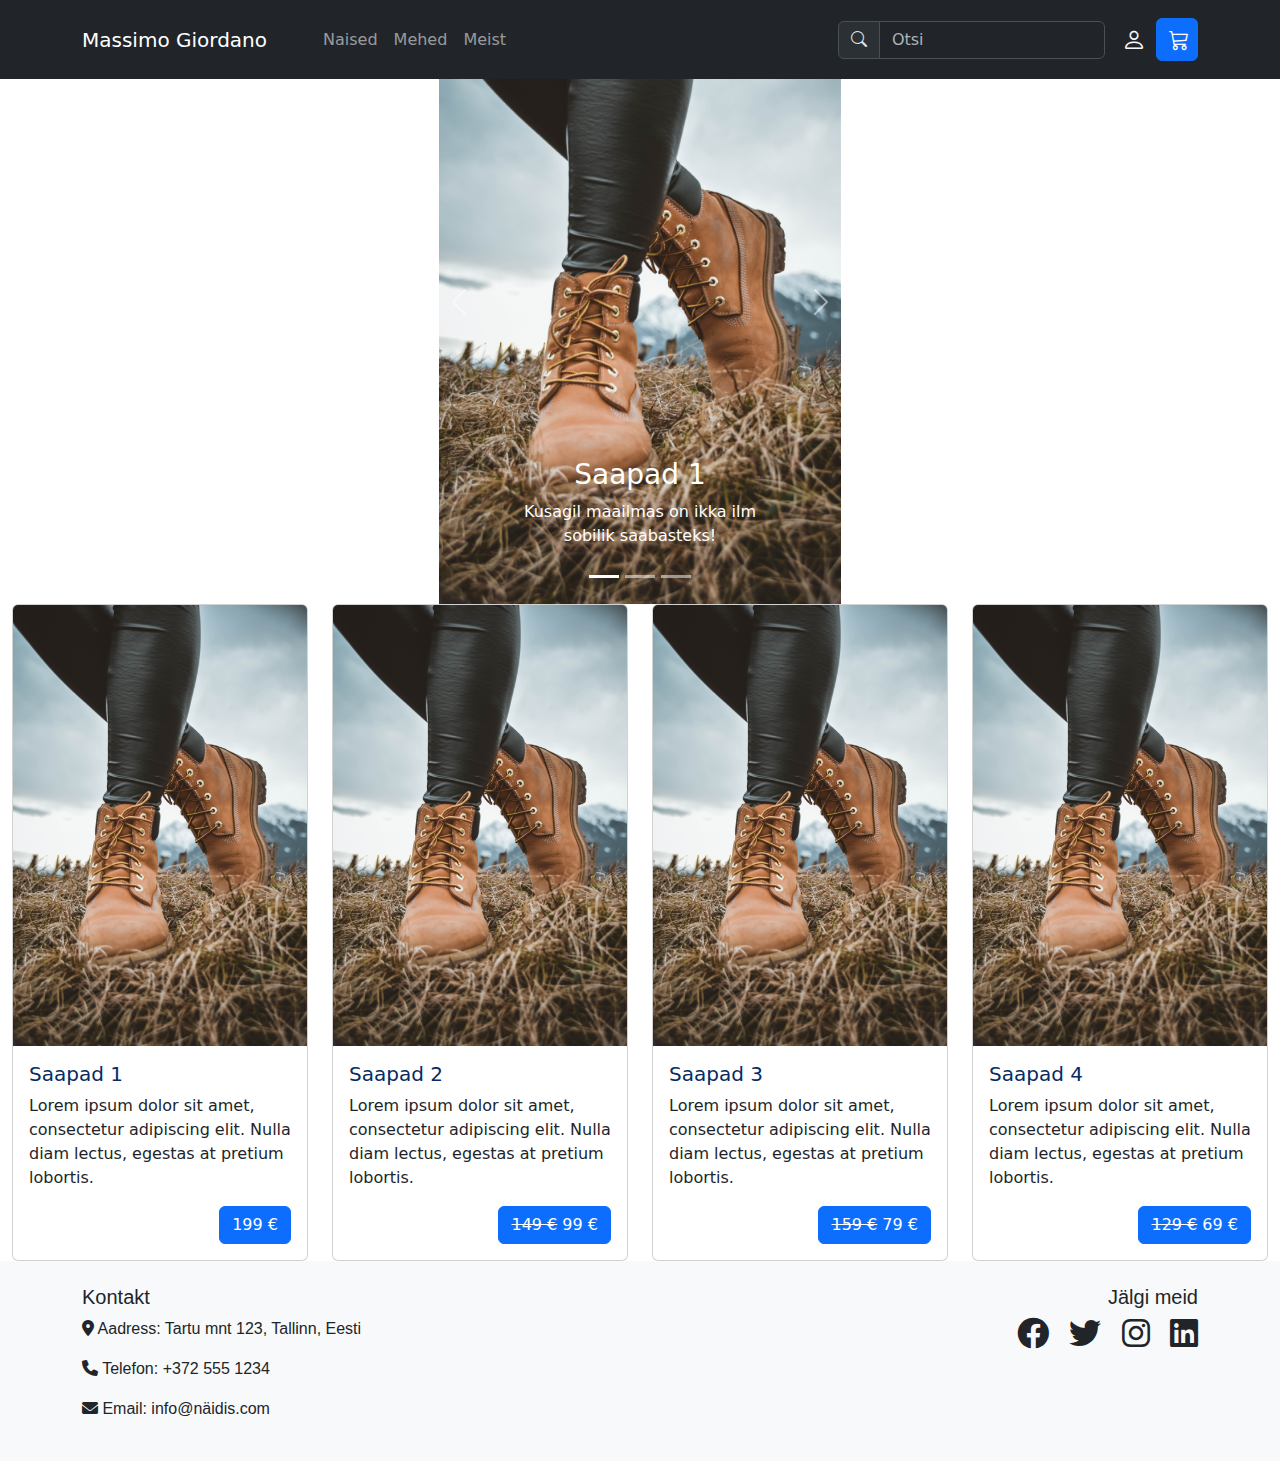
<file: Bootstrap/index.html>
<!doctype html>
<html lang="et">

<head>
  <meta charset="utf-8">
  <meta name="viewport" content="width=device-width, initial-scale=1">
  <meta name="description" content="Bootstrapi juhend">
  <meta name="Elisabeth Räni" content="">
  <title>Massimo Giordano</title>
  <!--Bootstrap CSS-->
  <link href="https://cdn.jsdelivr.net/npm/bootstrap@5.3.3/dist/css/bootstrap.min.css" rel="stylesheet"
    integrity="sha384-QWTKZyjpPEjISv5WaRU9OFeRpok6YctnYmDr5pNlyT2bRjXh0JMhjY6hW+ALEwIH" crossorigin="anonymous">
  <!--Bootstrap ikoonid-->
  <link href="https://cdn.jsdelivr.net/npm/bootstrap-icons@1.9.1/font/bootstrap-icons.css" rel="stylesheet">
  <link rel="stylesheet" href="https://cdnjs.cloudflare.com/ajax/libs/font-awesome/6.0.0-beta3/css/all.min.css">
  <!--minu CSS-->
  <link rel="stylesheet" href="custom.css">
</head>

<body>
<!-- Navigatsioon --->
  <nav class="navbar navbar-expand-lg bg-dark py-3 fixed-top" data-bs-theme="dark">
    <div class="container">
      <button class="navbar-toggler" type="button" data-bs-toggle="collapse" data-bs-target="#navbarSupportedContent"
        aria-controls="navbarSupportedContent" aria-expanded="false" aria-label="Toggle navigation">
        <span class="navbar-toggler-icon"></span>
      </button>
      <a class="navbar-brand me-5" href="index.html">Massimo Giordano</a>
      <div class="collapse navbar-collapse" id="navbarSupportedContent">
        <ul class="navbar-nav me-auto">
          <li class="nav-item dropdown">
            <a class="nav-link dropdown" href="#" id="navbarDropdown" role="button" data-bs-toggle="dropdown"
              aria-expanded="false">Naised</a>
            <ul class="dropdown-menu" aria-labelledby="navbarDropdown">
              <li><a class="dropdown-item" href="#">Kingad</a></li>
              <div class="dropdown-divider"></div>
              <li><a class="dropdown-item" href="#">Saapad</a></li>
            </ul>
          </li>
          <li class="nav-item dropdown">
            <a class="nav-link dropdown" href="#" id="navbarDropdown" role="button" data-bs-toggle="dropdown"
              aria-expanded="false">Mehed</a>
            <ul class="dropdown-menu" aria-labelledby="navbarDropdown">
              <li><a class="dropdown-item" href="#">Kingad</a></li>
              <div class="dropdown-divider"></div>
              <li><a class="dropdown-item" href="#">Saapad</a></li>
            </ul>
          </li>
        <a class="nav-link" href="meist.html" role="button" aria-expanded="false">Meist</a>
        </ul>

		<!--Otsi vorm -->
        <form class="d-flex me-1">
          <div class="input-group">
            <div class="input-group-text"><span class="bi bi-search mb-2"></span></div>
            <input class="form-control" type="search" placeholder="Otsi" aria-label="Search">
          </div>
        </form>
      </div>
      <div class="float-end">

	   <!--Login ikoon-->
        <button class="btn btn-link text-light" type="submit"><span class="bi bi-person"></span></button>

	   <!--Ostukorvi ikoon-->
        <a class="btn btn-primary" href="ostukorv.html" type="submit"><span class="bi bi-cart3"></span></button></a>

	  </div>
    </div>
  </nav>

  <!--Tee ise: siia konteinerisse lisa pildikarusell-->
  <div class="container-fluid">
    <div class="row justify-content-center">
      <div id="pildikarusell" class="carousel slide col-lg-4" data-bs-ride="carousel">

        <!-- Indikaatorid -->
        <div class="carousel-indicators">
          <button type="button" data-bs-target="#pildikarusell" data-bs-slide-to="0" class="active"></button>
          <button type="button" data-bs-target="#pildikarusell" data-bs-slide-to="1"></button>
          <button type="button" data-bs-target="#pildikarusell" data-bs-slide-to="2"></button>
        </div>

        <!-- Karusell -->
        <div class="carousel-inner">
          <div class="carousel-item active">
            <img src="img/stephan-seeber-NzAfGi8XuA4-unsplash.jpg" class="d-block w-100 h100 img-fluid">
            <div class="carousel-caption">
              <h3>Saapad 1</h3>
              <p>Kusagil maailmas on ikka ilm sobilik saabasteks!</p>
            </div>
          </div>
          <div class="carousel-item">
            <img src="img/stephan-seeber-NzAfGi8XuA4-unsplash.jpg" class="d-block w-100 h-100 img-fluid">
            <div class="carousel-caption">
              <h3>Saapad 2</h3>
              <p>Ole moekas ka sügisel!</p>
            </div>
          </div>
          <div class="carousel-item">
            <img src="img/stephan-seeber-NzAfGi8XuA4-unsplash.jpg" class="d-block w-100 h-100 img-fluid">
            <div class="carousel-caption">
              <h3>Saapad 3</h3>
              <p>Ole valmis talveks!</p>
            </div>
          </div>
        </div>

        <!-- Nooled -->
        <button class="carousel-control-prev" type="button" data-bs-target="#pildikarusell" data-bs-slide="prev">
          <span class="carousel-control-prev-icon"></span>
        </button>
        <button class="carousel-control-next" type="button" data-bs-target="#pildikarusell" data-bs-slide="next">
          <span class="carousel-control-next-icon"></span>
        </button>
      </div>

  <!--Tooted avalehel kaartidena-->
  <div class="container overflow-hidden">
    <div class="row g-4 row justify-content-center">
      <div class="col-xl-3 col-md-6">
        <div class="card">
          <img src="img/stephan-seeber-NzAfGi8XuA4-unsplash.jpg" class="card-img-top" alt="pilt">
          <div class="card-body">
            <h5 class="card-title text-primary-emphasis">Saapad 1</h5>
            <p class="card-text">Lorem ipsum dolor sit amet, consectetur adipiscing elit. Nulla diam lectus, egestas at
              pretium lobortis.</p>
            <a href="toode.html" class="btn btn-primary float-end">199 €</a>
          </div>
        </div>
      </div>
      <div class="col-xl-3 col-md-6">
        <div class="card">
          <img src="img/stephan-seeber-NzAfGi8XuA4-unsplash.jpg" class="card-img-top" alt="pilt">
          <div class="card-body">
            <h5 class="card-title text-primary-emphasis">Saapad 2</h5>
            <p class="card-text">Lorem ipsum dolor sit amet, consectetur adipiscing elit. Nulla diam lectus, egestas at
              pretium lobortis.</p>
            <a href="#" class="btn btn-primary float-end"><s>149 €</s> 99 € </a>
          </div>
        </div>
      </div>
      <div class="col-xl-3 col-md-6">
        <div class="card">
          <img src="img/stephan-seeber-NzAfGi8XuA4-unsplash.jpg" class="card-img-top" alt="pilt">
          <div class="card-body">
            <h5 class="card-title text-primary-emphasis">Saapad 3</h5>
            <p class="card-text">Lorem ipsum dolor sit amet, consectetur adipiscing elit. Nulla diam lectus, egestas at
              pretium lobortis.</p>
            <a href="#" class="btn btn-primary float-end"><s>159 €</s> 79 €</a>
          </div>
        </div>
      </div>
      <div class="col-xl-3  col-md-6">
        <div class="card">
          <img src="img/stephan-seeber-NzAfGi8XuA4-unsplash.jpg" class="card-img-top" alt="pilt">
          <div class="card-body">
            <h5 class="card-title text-primary-emphasis">Saapad 4</h5>
            <p class="card-text">Lorem ipsum dolor sit amet, consectetur adipiscing elit. Nulla diam lectus, egestas at
              pretium lobortis.</p>
            <a href="#" class="btn btn-primary float-end"><s>129 €</s> 69 €</a>
          </div>
        </div>
      </div>
    </div>
  </div>

  <!--Tee ise: kujunda siia korrektne jalus - lisa kontaktid ja sotsiaalvõrgustike lingid ikoonidega.-->

<footer class="bg-light text-dark py-4">
  <div class="container">
    <div class="row">
      <!-- Contact Information -->
      <div class="col-md-6">
        <h5>Kontakt</h5>
        <p><i class="fas fa-map-marker-alt"></i> Aadress: Tartu mnt 123, Tallinn, Eesti</p>
        <p><i class="fas fa-phone"></i> Telefon: +372 555 1234</p>
        <p><i class="fas fa-envelope"></i> Email: info@näidis.com</p>
      </div>

      <!-- Social Media Links -->
      <div class="col-md-6 text-md-end">
        <h5>Jälgi meid</h5>
        <a href="#" class="text-dark me-3"><i class="fab fa-facebook fa-2x"></i></a>
        <a href="#" class="text-dark me-3"><i class="fab fa-twitter fa-2x"></i></a>
        <a href="#" class="text-dark me-3"><i class="fab fa-instagram fa-2x"></i></a>
        <a href="#" class="text-dark"><i class="fab fa-linkedin fa-2x"></i></a>
      </div>
    </div>
    </div>
  </footer>

  <!--Popper.js-->
  <script src="https://cdn.jsdelivr.net/npm/@popperjs/core@2.11.8/dist/umd/popper.min.js"
    integrity="sha384-I7E8VVD/ismYTF4hNIPjVp/Zjvgyol6VFvRkX/vR+Vc4jQkC+hVqc2pM8ODewa9r"
    crossorigin="anonymous"></script>

  <!--Bootstrap.js-->
  <script src="https://cdn.jsdelivr.net/npm/bootstrap@5.3.3/dist/js/bootstrap.min.js"
    integrity="sha384-0pUGZvbkm6XF6gxjEnlmuGrJXVbNuzT9qBBavbLwCsOGabYfZo0T0to5eqruptLy"
    crossorigin="anonymous"></script>

</body>

</html>
</file>
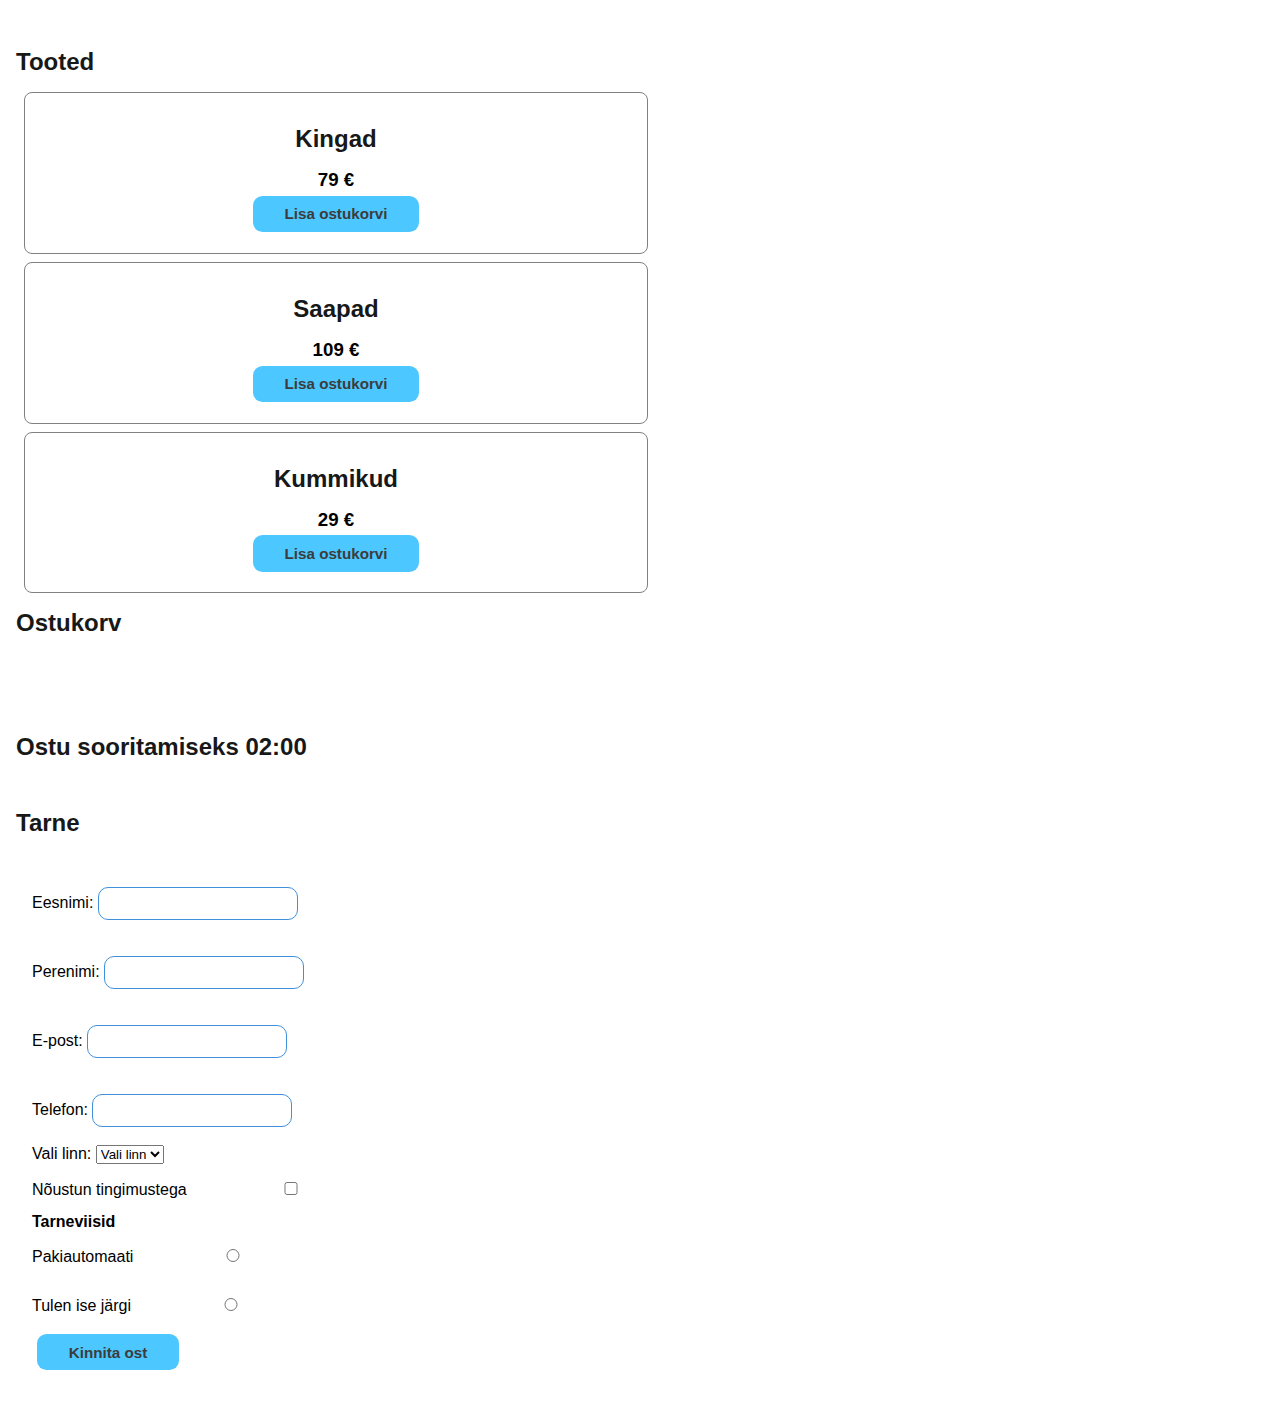
<file: Hw5/index.html>
<!DOCTYPE html>
<html lang="et">
  <head>
    <meta charset="UTF-8" />
    <meta name="viewport" content="width=device-width, initial-scale=1" />
    <meta name="description" content="Javascript interaktiivne veebileht" />
    <meta name="author" content="" />
    <title>JavaScript 2 - interaktiivne veebileht</title>
    <link rel="stylesheet" href="styles.css" />
  </head>

  <body>
    <main class="container">
      <!----------------Ostukorv--------------------->
      <section class="section">
        <h2 class="text-center">Tooted</h2>
        <div class="tooted">
          <div class="toode">
            <h2 class="toode_nimi">Kingad</h2>
            <h3 class="toode_hind">79</h3>
            <button class="btn" data-action="lisa_korvi">Lisa ostukorvi</button>
          </div>
          <div class="toode">
            <h2 class="toode_nimi">Saapad</h2>
            <h3 class="toode_hind">109</h3>
            <button class="btn" data-action="lisa_korvi">Lisa ostukorvi</button>
          </div>
          <div class="toode">
            <h2 class="toode_nimi">Kummikud</h2>
            <h3 class="toode_hind">29</h3>
            <button class="btn" data-action="lisa_korvi">Lisa ostukorvi</button>
          </div>
        </div>

        <h2 class="ostukorv">Ostukorv</h2>
        <div class="korv"></div>
      </section>

      <!----------------Taimer--------------------->
      <section class="section">
        <h2>Ostu sooritamiseks <span id="time"></span></h2>
      </section>

      <!----------------Tarne vorm--------------------->
      <section class="section">
        <h2>Tarne</h2>
        <form action="" method="GET" id="form">
          <div class="form-control">
            <label for="eesnimi"
              >Eesnimi:
              <input type="text" id="eesnimi" required />
            </label>
            <br />
            <label for="perenimi"
              >Perenimi:
              <input type="text" id="perenimi" required />
            </label>
          </div>
          <div class="form-control">
            <label for="epost"
              >E-post:
              <input type="email" id="epost" />
            </label>
          </div>

          <div class="form-control">
            <label for="telefon"
              >Telefon:
              <input type="text" id="telefon" required />
            </label>
          </div>

          <!-- minu kood -->
          <label for="county">Vali linn:</label>
          <select id="county" name="county">
            <option value="">Vali linn</option>
            <option value="Tallinn">Tallinn</option>
            <option value="Tartu">Tartu</option>
            <option value="Pärnu">Pärnu</option>
            <option value="Pärnu">Narva</option>
          </select>

          <br />
          <div class="form-control">
            <label for="kinnitus"
              >Nõustun tingimustega
              <input type="checkbox" id="kinnitus" name="kinnitus"
            /></label>
          </div>

          <div class="form-control">
            <h4>Tarneviisid</h4>
            <label for="tarne1"
              >Pakiautomaati<input type="radio" id="tarne1" name="tarneviis"
            /></label>
            <br />
            <label for="tarne2"
              >Tulen ise järgi<input type="radio" id="tarne2" name="tarneviis"
            /></label>
          </div>

          <div id="tehing"><button id="btnsubmit">Kinnita ost</button></div>
          <div id="errorMessage"></div>
        </form>
      </section>
    </main>

    <script src="skript.js"></script>
  </body>
</html>
</file>
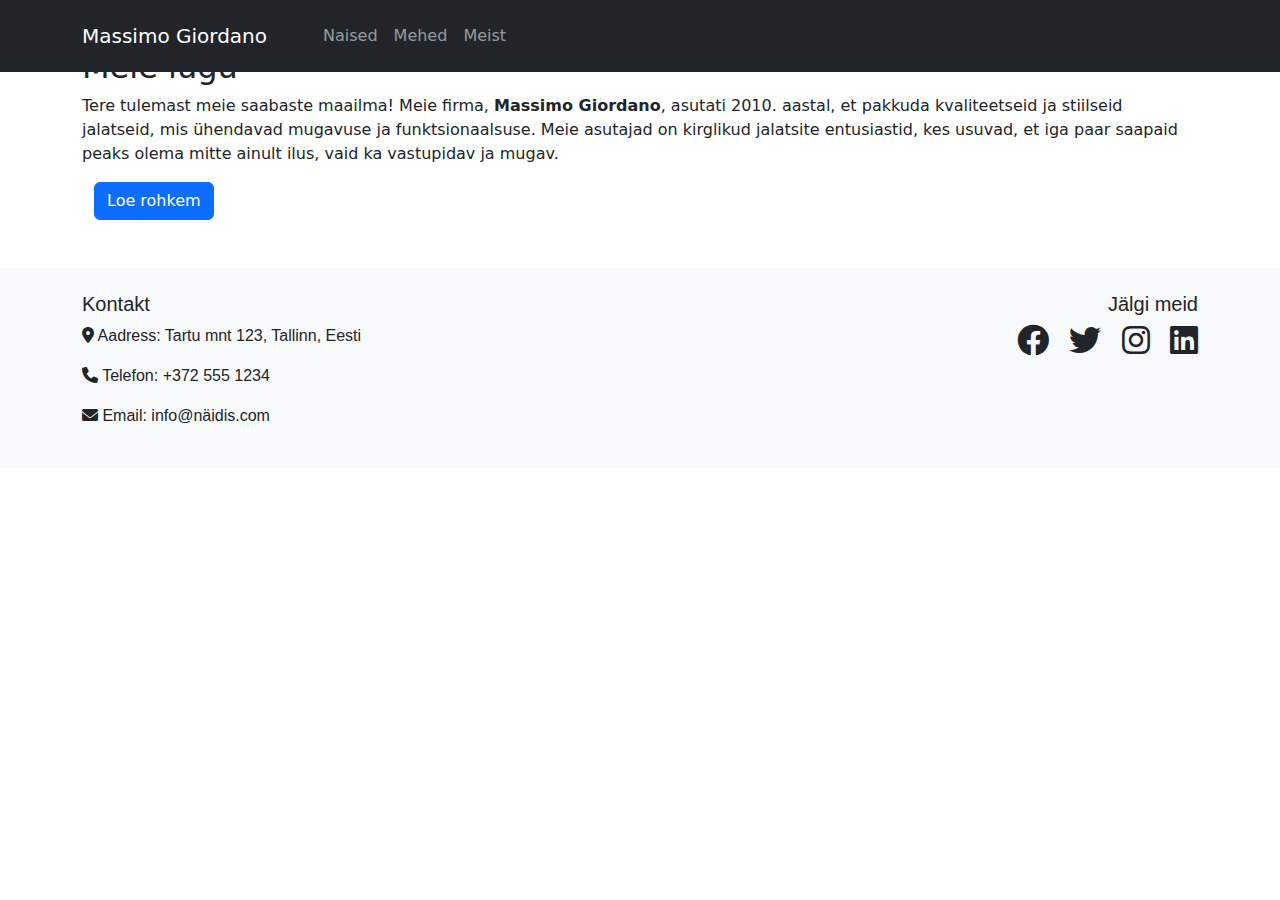
<file: Bootstrap/meist.html>
<!doctype html>
<html lang="et">

<head>
  <meta charset="utf-8">
  <meta name="viewport" content="width=device-width, initial-scale=1">
  <meta name="description" content="Bootstrapi juhend">
  <meta name="author" content="">
  <title>Massimo Giordano</title>
  <!--Bootstrap CSS-->
  <link href="https://cdn.jsdelivr.net/npm/bootstrap@5.3.3/dist/css/bootstrap.min.css" rel="stylesheet"
    integrity="sha384-QWTKZyjpPEjISv5WaRU9OFeRpok6YctnYmDr5pNlyT2bRjXh0JMhjY6hW+ALEwIH" crossorigin="anonymous">
  <!--Bootstrap ikoonid-->
  <link href="https://cdn.jsdelivr.net/npm/bootstrap-icons@1.9.1/font/bootstrap-icons.css" rel="stylesheet">
  <link rel="stylesheet" href="https://cdnjs.cloudflare.com/ajax/libs/font-awesome/6.0.0-beta3/css/all.min.css">
  <!--minu CSS-->
  <link rel="stylesheet" href="custom.css">
</head>

<body>
    <nav class="navbar navbar-expand-lg bg-dark py-3 fixed-top" data-bs-theme="dark">
        <div class="container">
          <button class="navbar-toggler" type="button" data-bs-toggle="collapse" data-bs-target="#navbarSupportedContent"
            aria-controls="navbarSupportedContent" aria-expanded="false" aria-label="Toggle navigation">
            <span class="navbar-toggler-icon"></span>
          </button>
          <a class="navbar-brand me-5" href="index.html">Massimo Giordano</a>
          <div class="collapse navbar-collapse" id="navbarSupportedContent">
            <ul class="navbar-nav me-auto">
              <li class="nav-item dropdown">
                <a class="nav-link dropdown" href="#" id="navbarDropdown" role="button" data-bs-toggle="dropdown"
                  aria-expanded="false">Naised</a>
                <ul class="dropdown-menu" aria-labelledby="navbarDropdown">
                  <li><a class="dropdown-item" href="#">Kingad</a></li>
                  <div class="dropdown-divider"></div>
                  <li><a class="dropdown-item" href="#">Saapad</a></li>
                </ul>
              </li>
              <li class="nav-item dropdown">
                <a class="nav-link dropdown" href="#" id="navbarDropdown" role="button" data-bs-toggle="dropdown"
                  aria-expanded="false">Mehed</a>
                <ul class="dropdown-menu" aria-labelledby="navbarDropdown">
                  <li><a class="dropdown-item" href="#">Kingad</a></li>
                  <div class="dropdown-divider"></div>
                  <li><a class="dropdown-item" href="#">Saapad</a></li>
                </ul>
              </li>
        <a class="nav-link" href="meist.html" role="button" aria-expanded="false">Meist</a>
            </ul>
          </div>
        </div>
      </nav>

<section class="container my-5">
  <h2>Meie lugu</h2>
  <p>
    Tere tulemast meie saabaste maailma! Meie firma, <strong>Massimo Giordano</strong>, asutati 2010. aastal, et pakkuda
    kvaliteetseid ja stiilseid jalatseid, mis ühendavad mugavuse ja funktsionaalsuse. Meie asutajad on
    kirglikud jalatsite entusiastid, kes usuvad, et iga paar saapaid peaks olema mitte ainult ilus, vaid ka
    vastupidav ja mugav.
  </p>

  <div class="container mt-3">
    <button type="button" class="btn btn-primary" data-bs-toggle="collapse" data-bs-target="#demo">Loe rohkem</button>
    <div id="demo" class="collapse">
      <div class="container mt-3">
        <div class="mt-4 p-5 bg-primary text-white rounded">
          <h1>Meie missioon</h1>
          <p>
            Meie missioon on luua jalatseid, mis inspireerivad inimesi liikuma ja avastama maailma. Meie tooted on
            loodud selleks, et pakkuda parimat kaitset ja mugavust igasugustes tingimustes, olgu need siis
            linnatänavad või metsarajad. Meie eesmärk on, et iga klient tunneks end meie saabastega enesekindlalt ja
            mugavalt.
          </p>

          <h2>Meie töötajad</h2>
            <div class="row g-4 row justify-content-center">
              <div class="col-xl-3 col-md-6">
                <div class="card">
                  <img src="img/kasutaja.jpeg" class="card-img-top" alt="pilt">
                  <div class="card-body">
                    <h5 class="card-title text-primary-emphasis">Valentino Bonucci</h5>
                    <p class="card-text">Lorem ipsum dolor sit amet, consectetur adipiscing elit. Nulla diam lectus, egestas at
                      pretium lobortis.</p>
                  </div>
                </div>
              </div>
              <div class="col-xl-3 col-md-6">
                <div class="card">
                  <img src="img/kasutaja.jpeg" class="card-img-top" alt="pilt">
                  <div class="card-body">
                    <h5 class="card-title text-primary-emphasis">Lorenzo Armani</h5>
                    <p class="card-text">Lorem ipsum dolor sit amet, consectetur adipiscing elit. Nulla diam lectus, egestas at
                      pretium lobortis.</p>
                  </div>
                </div>
              </div>
              <div class="col-xl-3 col-md-6">
                <div class="card">
                  <img src="img/kasutaja.jpeg" class="card-img-top" alt="pilt">
                  <div class="card-body">
                    <h5 class="card-title text-primary-emphasis">Alessandro D’Angelo</h5>
                    <p class="card-text">Lorem ipsum dolor sit amet, consectetur adipiscing elit. Nulla diam lectus, egestas at
                      pretium lobortis.</p>
                  </div>
                </div>
              </div>
            </div>

          <h2>Meie väärtused</h2>
          <ul>
            <li><strong>Kvaliteet:</strong> Meie tooted on valmistatud parimatest materjalidest, et tagada
              vastupidavus ja mugavus.</li>
            <li><strong>Innovatsioon:</strong> Meie disainimeeskond töötab pidevalt uute tehnoloogiate ja
              lahenduste leidmise nimel, et pakkuda parimat kasutajakogemust.</li>
            <li><strong>Kliendikesksus:</strong> Meie kliendid on meie prioriteet. Me kuulame teie tagasisidet ja
              töötame pidevalt oma toodete ja teenuste parandamise nimel.</li>
            <li><strong>Keskkonnasõbralikkus:</strong> Meie tootmisprotsessid on suunatud keskkonnasõbralike
              lahenduste leidmisele, et vähendada meie jalajälge.</li>
          </ul>

          <h2>Liitu meiega</h2>
          <p>
            Meie tooteid leiate meie veebipoest ja valitud jaemüügikohtadest. Liituge meiega sotsiaalmeedias, et
            saada uusimaid uudiseid ja eripakkumisi. Ootame teid meie perre!
          </p>
        </div>
    </div>
</section>

<footer class="bg-light text-dark py-4">
    <div class="container">
      <div class="row">
        <!-- Contact Information -->
        <div class="col-md-6">
          <h5>Kontakt</h5>
          <p><i class="fas fa-map-marker-alt"></i> Aadress: Tartu mnt 123, Tallinn, Eesti</p>
          <p><i class="fas fa-phone"></i> Telefon: +372 555 1234</p>
          <p><i class="fas fa-envelope"></i> Email: info@näidis.com</p>
        </div>

        <!-- Social Media Links -->
        <div class="col-md-6 text-md-end">
          <h5>Jälgi meid</h5>
          <a href="#" class="text-dark me-3"><i class="fab fa-facebook fa-2x"></i></a>
          <a href="#" class="text-dark me-3"><i class="fab fa-twitter fa-2x"></i></a>
          <a href="#" class="text-dark me-3"><i class="fab fa-instagram fa-2x"></i></a>
          <a href="#" class="text-dark"><i class="fab fa-linkedin fa-2x"></i></a>
        </div>
      </div>
      </div>
    </footer>

    <!--Popper.js-->
    <script src="https://cdn.jsdelivr.net/npm/@popperjs/core@2.11.8/dist/umd/popper.min.js"
      integrity="sha384-I7E8VVD/ismYTF4hNIPjVp/Zjvgyol6VFvRkX/vR+Vc4jQkC+hVqc2pM8ODewa9r"
      crossorigin="anonymous"></script>

    <!--Bootstrap.js-->
    <script src="https://cdn.jsdelivr.net/npm/bootstrap@5.3.3/dist/js/bootstrap.min.js"
      integrity="sha384-0pUGZvbkm6XF6gxjEnlmuGrJXVbNuzT9qBBavbLwCsOGabYfZo0T0to5eqruptLy"
      crossorigin="anonymous"></script>

  </body>

  </html>
</file>
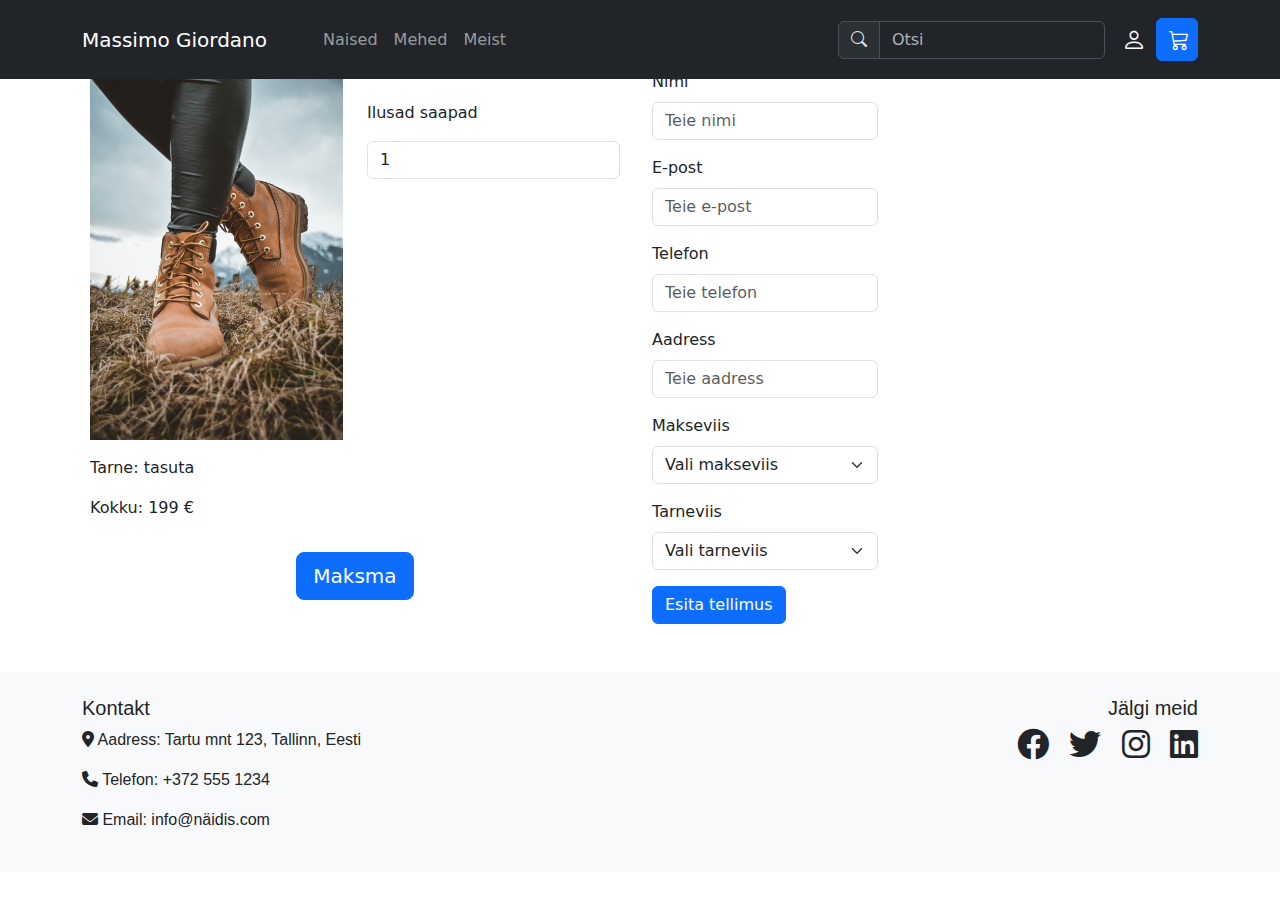
<file: Bootstrap/ostukorv.html>
<!doctype html>
<html lang="et">

<head>
  <meta charset="utf-8">
  <meta name="viewport" content="width=device-width, initial-scale=1">
  <meta name="description" content="Bootstrapi juhend">
  <meta name="author" content="">
  <title>Massimo Giordano</title>
  <!--Bootstrap CSS-->
  <link href="https://cdn.jsdelivr.net/npm/bootstrap@5.3.3/dist/css/bootstrap.min.css" rel="stylesheet"
    integrity="sha384-QWTKZyjpPEjISv5WaRU9OFeRpok6YctnYmDr5pNlyT2bRjXh0JMhjY6hW+ALEwIH" crossorigin="anonymous">
  <!--Bootstrap ikoonid-->
  <link href="https://cdn.jsdelivr.net/npm/bootstrap-icons@1.9.1/font/bootstrap-icons.css" rel="stylesheet">
  <link rel="stylesheet" href="https://cdnjs.cloudflare.com/ajax/libs/font-awesome/6.0.0-beta3/css/all.min.css">
  <!--minu CSS-->
  <link rel="stylesheet" href="custom.css">

</head>

<body>
  <!-- Navigatsioon --->
  <nav class="navbar navbar-expand-lg bg-dark py-3 fixed-top" data-bs-theme="dark">
    <div class="container">
      <button class="navbar-toggler" type="button" data-bs-toggle="collapse" data-bs-target="#navbarSupportedContent"
        aria-controls="navbarSupportedContent" aria-expanded="false" aria-label="Toggle navigation">
        <span class="navbar-toggler-icon"></span>
      </button>
      <a class="navbar-brand me-5" href="index.html">Massimo Giordano</a>
      <div class="collapse navbar-collapse" id="navbarSupportedContent">
        <ul class="navbar-nav me-auto">
          <li class="nav-item dropdown">
            <a class="nav-link dropdown" href="#" id="navbarDropdown" role="button" data-bs-toggle="dropdown"
              aria-expanded="false">Naised</a>
            <ul class="dropdown-menu" aria-labelledby="navbarDropdown">
              <li><a class="dropdown-item" href="#">Kingad</a></li>
              <div class="dropdown-divider"></div>
              <li><a class="dropdown-item" href="#">Saapad</a></li>
            </ul>
          </li>
          <li class="nav-item dropdown">
            <a class="nav-link dropdown" href="#" id="navbarDropdown" role="button" data-bs-toggle="dropdown"
              aria-expanded="false">Mehed</a>
            <ul class="dropdown-menu" aria-labelledby="navbarDropdown">
              <li><a class="dropdown-item" href="#">Kingad</a></li>
              <div class="dropdown-divider"></div>
              <li><a class="dropdown-item" href="#">Saapad</a></li>
            </ul>
          </li>
        <a class="nav-link" href="meist.html" role="button" aria-expanded="false">Meist</a>
        </ul>

		<!--Otsi vorm -->
        <form class="d-flex me-1">
          <div class="input-group">
            <div class="input-group-text"><span class="bi bi-search mb-2"></span></div>
            <input class="form-control" type="search" placeholder="Otsi" aria-label="Search">
          </div>
        </form>
      </div>
      <div class="float-end">

	   <!--Login ikoon-->
        <button class="btn btn-link text-light" type="submit"><span class="bi bi-person"></span></button>

	   <!--Ostukorvi ikoon-->
        <a class="btn btn-primary" href="ostukorv.html" type="submit"><span class="bi bi-cart3"></span></button></a>
      </div>
    </div>
  </nav>
  <section>
    <div class="container">
      <div class="row">
        <div class="col-lg-6 d-flex align-items-start flex-column">
          <div class="mb-auto p-2">
            <h4>Teie ostukorv</h4>
          </div>
          <div class="mb-auto p-2 row">
            <div class="col-lg-6">
              <img src="img/stephan-seeber-NzAfGi8XuA4-unsplash.jpg" width="100%">
            </div>
            <div class="col-lg-6">
              <p>199 &#8364;</p>
              <p>Ilusad saapad</p>
              <select class="form-control col-lg-6 form-sm" id="kogus">
                <option>0</option>
                <option selected="selected">1</option>
                <option>2</option>
                <option>3</option>
              </select>
              <br />
            </div>
          </div>
          <div class="p-2">
            <p>Tarne: tasuta</span></p>
            <p>Kokku: 199 &#8364;</span></p>
          </div>
          <div class="p-2 mx-auto">
            <a href="#" class="btn btn-primary btn-lg mb-3">Maksma</a>
          </div>
        </div>
        <div class="col-lg-6 d-flex align-items-start flex-column">
          <!--Tee ise: korrasta (lisa) ostukorvi vormi nii, et sellel oleks väljad kasutaja andmete jaoks, makse ja tarneviisi valik ning ostukorv oleks kujundatud järgides kasutajaliidese disaini põhimõtteid.-->
          <div class="mb-auto p-2">
            <h4>Kasutaja andmed</h4>
          </div>
          <form>
            <div class="mb-3">
              <label for="name" class="form-label">Nimi</label>
              <input type="text" class="form-control" id="name" placeholder="Teie nimi" required>
            </div>
            <div class="mb-3">
              <label for="email" class="form-label">E-post</label>
              <input type="email" class="form-control" id="email" placeholder="Teie e-post" required>
            </div>
            <div class="mb-3">
              <label for="phone" class="form-label">Telefon</label>
              <input type="tel" class="form-control" id="phone" placeholder="Teie telefon" required>
            </div>
            <div class="mb-3">
              <label for="address" class="form-label">Aadress</label>
              <input type="text" class="form-control" id="address" placeholder="Teie aadress" required>
            </div>
            <div class="mb-3">
              <label for="paymentMethod" class="form-label">Makseviis</label>
              <select class="form-select" id="paymentMethod" required>
                <option value="" disabled selected>Vali makseviis</option>
                <option value="creditCard">Krediitkaart</option>
                <option value="paypal">PayPal</option>
                <option value="bankTransfer">Pangaülekanne</option>
              </select>
            </div>
            <div class="mb-3">
              <label for="deliveryMethod" class="form-label">Tarneviis</label>
              <select class="form-select" id="deliveryMethod" required>
                <option value="" disabled selected>Vali tarneviis</option>
                <option value="standard">Tavaline tarne</option>
                <option value="express">Kiirtarne</option>
              </select>
            </div>
            <button type="submit" class="btn btn-primary">Esita tellimus</button>
          </form>
        </div>
      </div>
    </div>
  </section>


  <!--Tee ise: kujunda siia korrektne jalus - lisa kontaktid ja sotsiaalvõrgustike lingid ikoonidega.-->
  <footer class="bg-light text-dark py-4">
    <div class="container">
      <div class="row">
        <!-- Contact Information -->
        <div class="col-md-6">
          <h5>Kontakt</h5>
          <p><i class="fas fa-map-marker-alt"></i> Aadress: Tartu mnt 123, Tallinn, Eesti</p>
          <p><i class="fas fa-phone"></i> Telefon: +372 555 1234</p>
          <p><i class="fas fa-envelope"></i> Email: info@näidis.com</p>
        </div>

        <!-- Social Media Links -->
        <div class="col-md-6 text-md-end">
          <h5>Jälgi meid</h5>
          <a href="#" class="text-dark me-3"><i class="fab fa-facebook fa-2x"></i></a>
          <a href="#" class="text-dark me-3"><i class="fab fa-twitter fa-2x"></i></a>
          <a href="#" class="text-dark me-3"><i class="fab fa-instagram fa-2x"></i></a>
          <a href="#" class="text-dark"><i class="fab fa-linkedin fa-2x"></i></a>
        </div>
      </div>
      </div>
    </footer>

  <!--Popper.js-->
  <script src="https://cdn.jsdelivr.net/npm/@popperjs/core@2.11.8/dist/umd/popper.min.js"
    integrity="sha384-I7E8VVD/ismYTF4hNIPjVp/Zjvgyol6VFvRkX/vR+Vc4jQkC+hVqc2pM8ODewa9r"
    crossorigin="anonymous"></script>

  <!--Bootstrap.js-->
  <script src="https://cdn.jsdelivr.net/npm/bootstrap@5.3.3/dist/js/bootstrap.min.js"
    integrity="sha384-0pUGZvbkm6XF6gxjEnlmuGrJXVbNuzT9qBBavbLwCsOGabYfZo0T0to5eqruptLy"
    crossorigin="anonymous"></script>
</body>

</html>
</file>
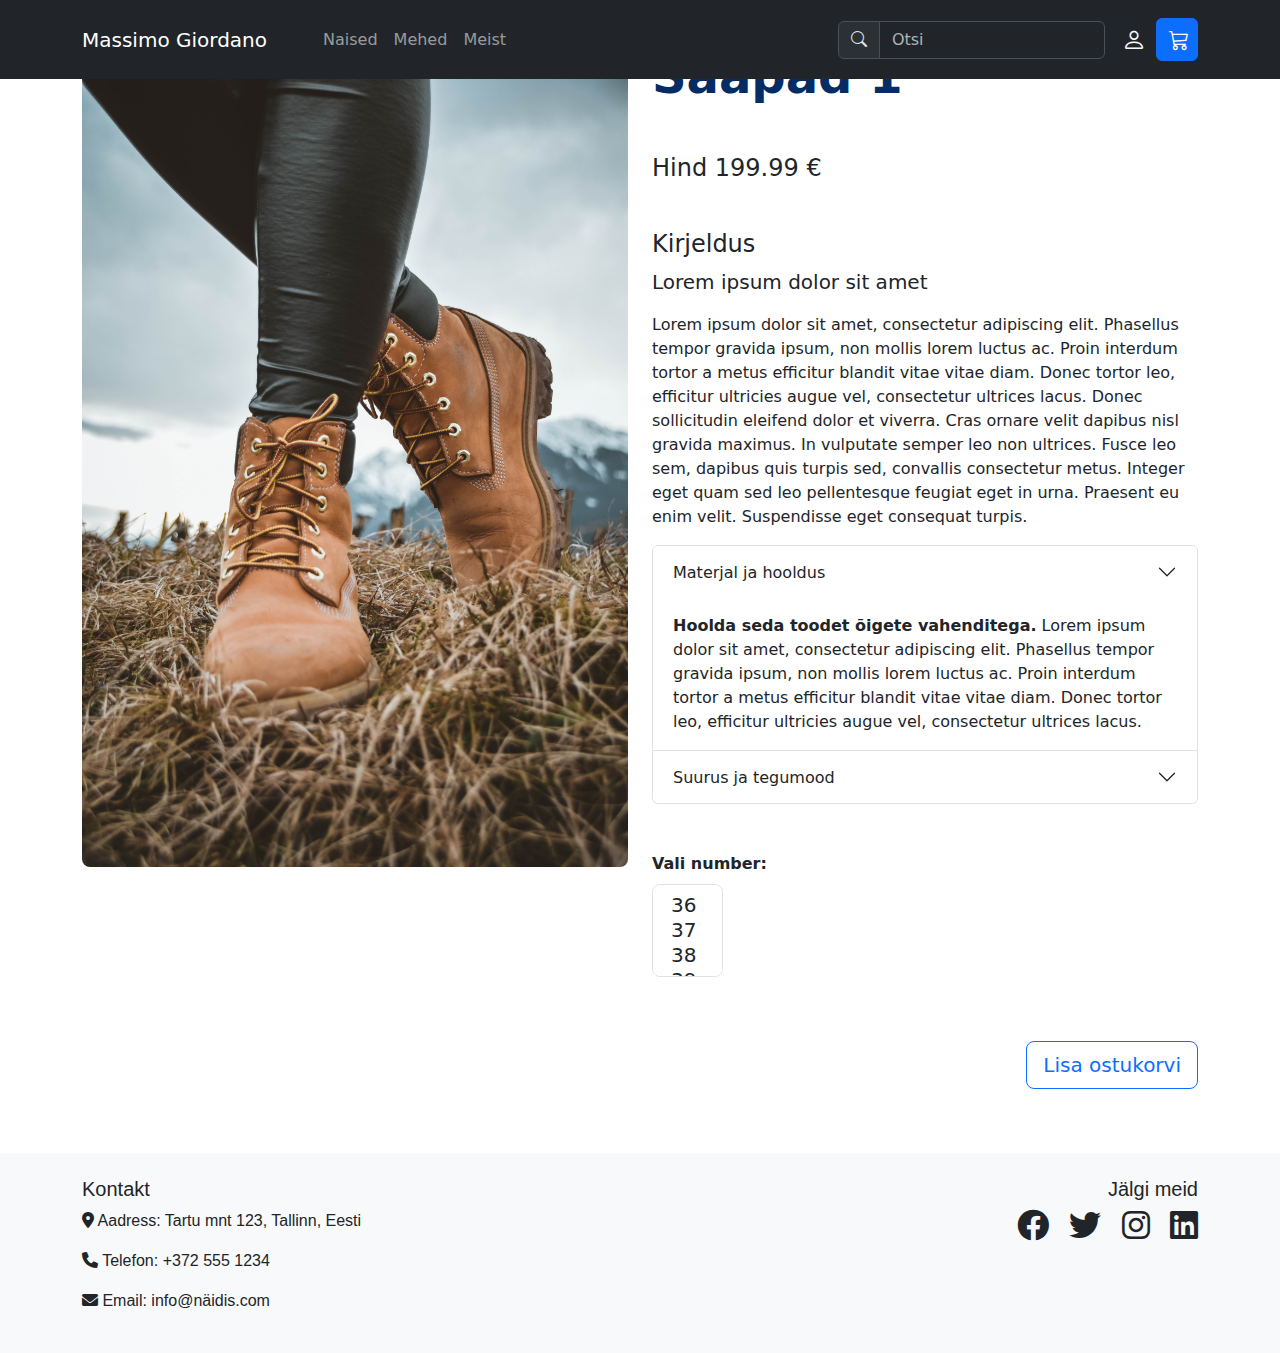
<file: Bootstrap/toode.html>
<!doctype html>
<html lang="et">

<head>
  <meta charset="utf-8">
  <meta name="viewport" content="width=device-width, initial-scale=1">
  <meta name="description" content="Bootstrapi juhend">
  <meta name="author" content="">
  <title>Massimo Giordano</title>
  <!--Bootstrap CSS-->
  <link href="https://cdn.jsdelivr.net/npm/bootstrap@5.3.3/dist/css/bootstrap.min.css" rel="stylesheet"
    integrity="sha384-QWTKZyjpPEjISv5WaRU9OFeRpok6YctnYmDr5pNlyT2bRjXh0JMhjY6hW+ALEwIH" crossorigin="anonymous">
  <!--Bootstrap ikoonid-->
  <link href="https://cdn.jsdelivr.net/npm/bootstrap-icons@1.9.1/font/bootstrap-icons.css" rel="stylesheet">
  <link rel="stylesheet" href="https://cdnjs.cloudflare.com/ajax/libs/font-awesome/6.0.0-beta3/css/all.min.css">

  <!--minu CSS-->
  <link rel="stylesheet" href="custom.css">

</head>

<body>
<!-- Navigatsioon --->
  <nav class="navbar navbar-expand-lg bg-dark py-3 fixed-top" data-bs-theme="dark">
    <div class="container">
      <button class="navbar-toggler" type="button" data-bs-toggle="collapse" data-bs-target="#navbarSupportedContent"
        aria-controls="navbarSupportedContent" aria-expanded="false" aria-label="Toggle navigation">
        <span class="navbar-toggler-icon"></span>
      </button>
      <a class="navbar-brand me-5" href="index.html">Massimo Giordano</a>
      <div class="collapse navbar-collapse" id="navbarSupportedContent">
        <ul class="navbar-nav me-auto">
          <li class="nav-item dropdown">
            <a class="nav-link dropdown" href="#" id="navbarDropdown" role="button" data-bs-toggle="dropdown"
              aria-expanded="false">Naised</a>
            <ul class="dropdown-menu" aria-labelledby="navbarDropdown">
              <li><a class="dropdown-item" href="#">Kingad</a></li>
              <div class="dropdown-divider"></div>
              <li><a class="dropdown-item" href="#">Saapad</a></li>
            </ul>
          </li>
          <li class="nav-item dropdown">
            <a class="nav-link dropdown" href="#" id="navbarDropdown" role="button" data-bs-toggle="dropdown"
              aria-expanded="false">Mehed</a>
            <ul class="dropdown-menu" aria-labelledby="navbarDropdown">
              <li><a class="dropdown-item" href="#">Kingad</a></li>
              <div class="dropdown-divider"></div>
              <li><a class="dropdown-item" href="#">Saapad</a></li>
            </ul>
          </li>
          <a class="nav-link" href="meist.html" role="button" aria-expanded="false">Meist</a>
        </ul>

	   <!--Otsi vorm -->
        <form class="d-flex me-1">
          <div class="input-group">
            <div class="input-group-text"><span class="bi bi-search mb-2"></span></div>
            <input class="form-control" type="search" placeholder="Otsi" aria-label="Search">
          </div>
        </form>
      </div>
      <div class="float-end">

	  <!--Login ikoon-->
        <button class="btn btn-link text-light" type="submit"><span class="bi bi-person"></span></button>

	  <!--Ostukorvi ikoon-->
        <a class="btn btn-primary" href="ostukorv.html" type="submit"><span class="bi bi-cart3"></span></button></a>
      </div>
    </div>
  </nav>
  <section>
    <div class="container">
      <div class="row mt-5">
        <div class="col-lg-6"><img src="img/stephan-seeber-NzAfGi8XuA4-unsplash.jpg" class="img-fluid rounded-3"
            alt="saapad" /></div>
        <div class="col-lg-6">
          <h1 class="display-5 fw-semibold text-primary-emphasis">Saapad 1</h1>
          <h4 class="mt-5 text">Hind 199.99 &#8364;</h4>
          <h4 class="mt-5">Kirjeldus</h4>
          <p class="my-2 fs-5 fw-light">Lorem ipsum dolor sit amet</p>
          <p class="mt-3">Lorem ipsum dolor sit amet, consectetur adipiscing elit. Phasellus tempor gravida ipsum, non
            mollis lorem luctus ac. Proin interdum tortor a metus efficitur blandit vitae vitae diam. Donec tortor leo,
            efficitur ultricies augue vel, consectetur ultrices lacus. Donec sollicitudin eleifend dolor et viverra.
            Cras ornare velit dapibus nisl gravida maximus. In vulputate semper leo non ultrices. Fusce leo sem, dapibus
            quis turpis sed, convallis consectetur metus. Integer eget quam sed leo pellentesque feugiat eget in urna.
            Praesent eu enim velit. Suspendisse eget consequat turpis.</p>
          <div class="accordion" id="accordionExample">
            <div class="accordion-item">
              <h2 class="accordion-header">
                <button class="accordion-button collapsed" type="button" data-bs-toggle="collapse"
                  data-bs-target="#collapseOne" aria-expanded="false" aria-controls="collapseOne">
                  Materjal ja hooldus
                </button>
              </h2>
			<!--Tee ise: esimene valik peab olema lehe avamisel avatud.-->
              <div id="collapseOne" class="accordion-collapse collapse show" data-bs-parent="#accordionExample">
                <div class="accordion-body">
                  <strong>Hoolda seda toodet õigete vahenditega.</strong> Lorem ipsum dolor sit amet, consectetur
                  adipiscing elit. Phasellus tempor gravida ipsum, non mollis lorem luctus ac. Proin interdum tortor a
                  metus efficitur blandit vitae vitae diam. Donec tortor leo, efficitur ultricies augue vel, consectetur
                  ultrices lacus.
                </div>
              </div>
            </div>
            <div class="accordion-item">
              <h2 class="accordion-header">
                <button class="accordion-button collapsed" type="button" data-bs-toggle="collapse"
                  data-bs-target="#collapseTwo" aria-expanded="false" aria-controls="collapseTwo">
                  Suurus ja tegumood
                </button>
              </h2>
              <div id="collapseTwo" class="accordion-collapse collapse" data-bs-parent="#accordionExample">
                <div class="accordion-body">
                  <strong>Väiksem suurus, osta suurem number.</strong> Lorem ipsum dolor sit amet, consectetur
                  adipiscing elit. Phasellus tempor gravida ipsum, non mollis lorem luctus ac. Proin interdum tortor a
                  metus efficitur blandit vitae vitae diam. Donec tortor leo, efficitur ultricies augue vel, consectetur
                  ultrices lacus.
                </div>
              </div>
            </div>
          </div>
          <div class="form row my-5">
            <div class="col-2">
              <label for="jalanr" class="form-label fw-semibold text-nowrap">Vali number:</label>
              <select class="form-select form-select-lg" size="3" id="jalanr" name="jalanumber">
                <option>36</option>
                <option>37</option>
                <option>38</option>
                <option>39</option>
                <option>40</option>
                <option>41</option>
              </select>
            </div>
          </div>

		  <!--Ostukorvi lisamise nupp lingina-->
          <a class="btn btn-outline-primary btn-lg my-3 float-end" href="ostukorv.html" role="button">Lisa ostukorvi</a>

		</div>
      </div>
    </div>
    </div>
  </section>

  <!--Tee ise: kujunda siia korrektne jalus - lisa kontaktid ja sotsiaalvõrgustike lingid ikoonidega.-->
  <footer class="bg-light text-dark py-4">
    <div class="container">
      <div class="row">
        <!-- Contact Information -->
        <div class="col-md-6">
          <h5>Kontakt</h5>
          <p><i class="fas fa-map-marker-alt"></i> Aadress: Tartu mnt 123, Tallinn, Eesti</p>
          <p><i class="fas fa-phone"></i> Telefon: +372 555 1234</p>
          <p><i class="fas fa-envelope"></i> Email: info@näidis.com</p>
        </div>

        <!-- Social Media Links -->
        <div class="col-md-6 text-md-end">
          <h5>Jälgi meid</h5>
          <a href="#" class="text-dark me-3"><i class="fab fa-facebook fa-2x"></i></a>
          <a href="#" class="text-dark me-3"><i class="fab fa-twitter fa-2x"></i></a>
          <a href="#" class="text-dark me-3"><i class="fab fa-instagram fa-2x"></i></a>
          <a href="#" class="text-dark"><i class="fab fa-linkedin fa-2x"></i></a>
        </div>
      </div>
      </div>
    </footer>

  <!--Popper.js-->
  <script src="https://cdn.jsdelivr.net/npm/@popperjs/core@2.11.8/dist/umd/popper.min.js"
    integrity="sha384-I7E8VVD/ismYTF4hNIPjVp/Zjvgyol6VFvRkX/vR+Vc4jQkC+hVqc2pM8ODewa9r"
    crossorigin="anonymous"></script>

  <!--Bootstrap.js-->
  <script src="https://cdn.jsdelivr.net/npm/bootstrap@5.3.3/dist/js/bootstrap.min.js"
    integrity="sha384-0pUGZvbkm6XF6gxjEnlmuGrJXVbNuzT9qBBavbLwCsOGabYfZo0T0to5eqruptLy"
    crossorigin="anonymous"></script>

</body>

</html>
</file>
<file: Bootstrap/custom.css>
footer {
    margin-top: 3rem;
    padding: 3rem;
    font-family: 'Sora', sans-serif;
}

img {
    max-width: 100%;
}

.bi {
    display: inline-block;
    fill: currentColor;
    width: 1rem;
    height: 1rem;
}

.bi-person {
    display: inline-block;
    fill: currentColor;
    font-size: 1.5rem;

}

.bi-cart3 {
    display: inline-block;
    fill: currentColor;
    font-size: 1.25rem;

}
</file>
<file: Hw5/styles.css>
* {
    margin: 0;
    padding: 0;
    box-sizing: border-box;
    font-family: "Segoe UI", Tahoma, Geneva, Verdana, sans-serif;
}

h2 {
    margin: 1rem 0;
    color: rgb(23, 24, 24);
}

.body {
    width: 100%;
    display: flex;
    padding-top: 2rem;
    justify-content: space-evenly;
    align-items: flex-start;
}

.container {
    margin: 1rem;
}

.section {
    margin-top: 3rem;
}

.toode {
    border-radius: 0.5rem;
    border: 1px solid gray;
    padding: 1rem;
    margin: 0.5rem;
    display: flex;
    flex-direction: column;
    justify-content: center;
    align-items: center;
    width: 50%;
    text-align: center;
}

/* kuvab hinna järel € märgi*/
.toode_hind:after {
    content: ' €';
}


button {
    background-color: #4dc7ff;
    color: rgb(60, 60, 60);
    padding: 0.6rem 2rem;
    border: none;
    border-radius: 0.6rem;
    cursor: pointer;
    margin: 0.3rem;
    transition: 0.1s ease-in-out;
    font-weight: 600;
    font-size: 0.95rem;

}

.btn-small {
    background-color: white;
    font-weight: bold;
    font-size: 1.2rem;
    padding: 0.5rem;
    margin: 0.5rem;

}

:disabled {
    opacity: .5;
    cursor: not-allowed;
}


.btn-small:hover {
    background-color: #b7daee;
    transform: translateY(2px);
}

button:hover {
    background-color: #24a5fb;
    transform: translateY(2px);
}



.korv {
    display: flex;
    width: 50%;
    flex-direction: column;
    padding: 1rem;
}

.korv-artiklid {
    margin: 1rem 0;
}

.korv_artikkel {
    display: flex;
    justify-content: space-between;
    align-items: center;
    border-radius: 1rem;
    border: 1px solid rgb(203, 203, 203);
    padding: 0rem 1.5rem;
    margin: 0.5rem 0;
}

/* kuvab hinna järel € märgi*/
.korv_artikkel_hind:after {
    content: ' €';
}


.korv_artikkel_buttons {
    display: flex;
    flex-direction: row;
    justify-content: space-between;
    align-items: center;

}

.korv-jalus {
    display: flex;
    justify-content: space-between;
    margin-top: 1.5rem;
    width: 50%;
}



/* vormid */
form {
    padding: 1rem;

}

form input {
    margin: 18px auto;
    padding: 0.5rem;
    border: 1px solid #4090db;
    width: 200px;
    border-radius: 10px;
}


@media screen and (max-width: 1150px) {
    .toode {
        width: 100%;

    }

    .korv {
        width: 100%;

    }

    .korv-jalus {
        width: 100%;
    }

}



@media screen and (max-width: 850px) {
    .body {
        display: flex;
        flex-direction: column;
        align-items: center;
        justify-content: center;
    }

    .container {
        width: 100%;
        padding: 0.5rem;
    }

    .toode {
        width: 100%;
        padding: 0.25rem;
    }

    .korv {
        padding: 1rem;
        width: 100%;

    }

    .korv_artikkel {
        padding: 1rem;
        width: 100%;

    }

    .korv-jalus {
        padding: 1rem;
        width: 100%;
    }



}
</file>
